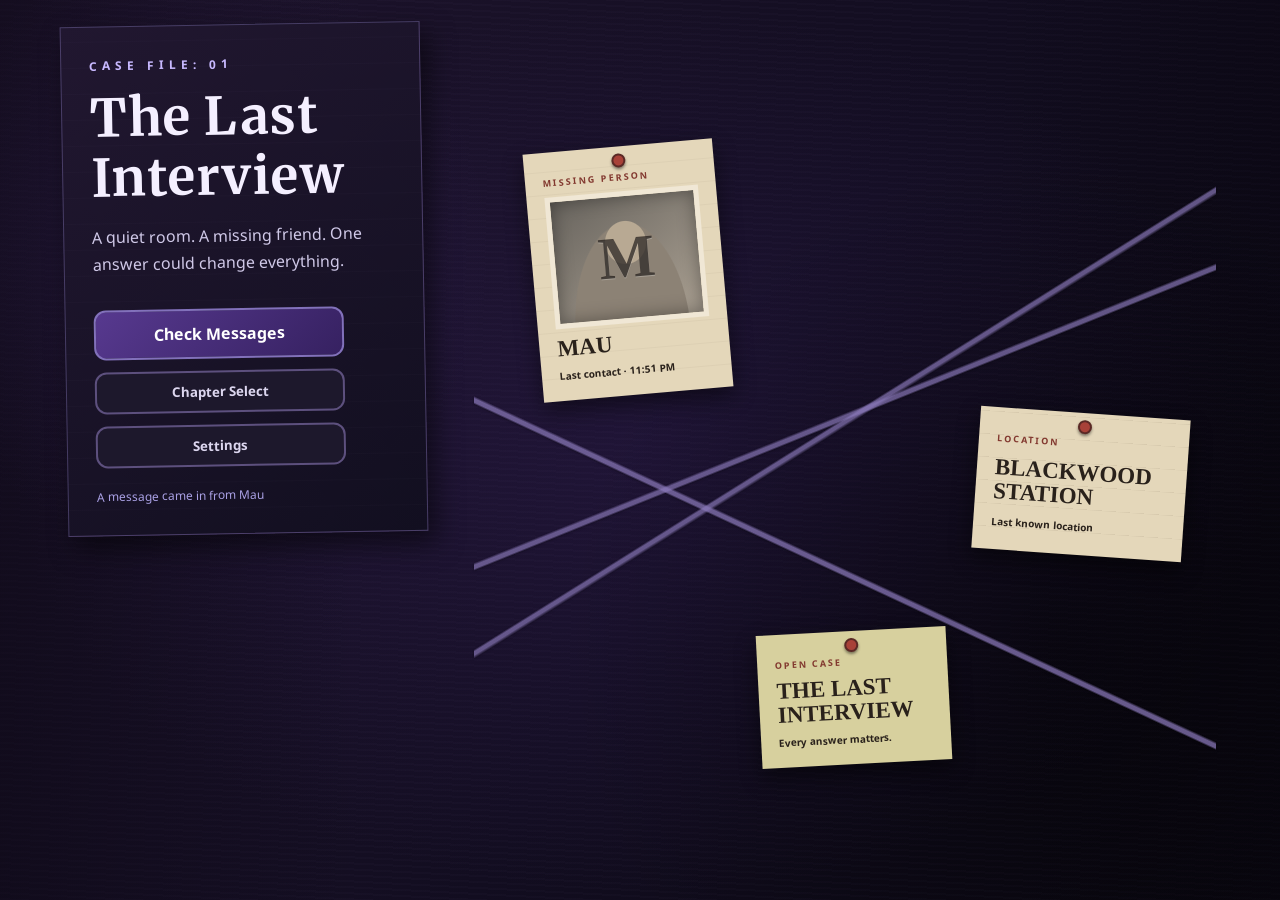
<file: index.html>
<!DOCTYPE html>
<html lang="en">

<head>
  <meta charset="UTF-8">
  <title>Interview: The Missing Friend</title>
  <link rel="stylesheet" href="style.css">
</head>

<body>
  <div class="game-container intro-active">
    <section id="main-menu" class="main-menu" aria-labelledby="game-title">
      <div class="menu-panel">
        <p class="menu-eyebrow">CASE FILE: 01</p>
        <h1 id="game-title">The Last Interview</h1>
        <p class="menu-description">A quiet room. A missing friend. One answer could change everything.</p>
        <button id="start-game" class="menu-start" type="button">Check Messages</button>
        <button id="open-chapter-select" class="menu-settings" type="button">Chapter Select</button>
        <button id="open-settings" class="menu-settings" type="button">Settings</button>
        <p class="menu-hint">A message came in from Mau</p>
      </div>
      <div class="evidence-board" aria-hidden="true">
        <div class="evidence-string"></div>
        <article class="evidence-card evidence-person">
          <span class="evidence-label">MISSING PERSON</span>
          <div class="evidence-photo"><span>M</span></div>
          <strong>MAU</strong>
          <small>Last contact · 11:51 PM</small>
        </article>
        <article class="evidence-card evidence-station">
          <span class="evidence-label">LOCATION</span>
          <strong>BLACKWOOD<br>STATION</strong>
          <small>Last known location</small>
        </article>
        <article class="evidence-card evidence-note">
          <span class="evidence-label">OPEN CASE</span>
          <strong>THE LAST<br>INTERVIEW</strong>
          <small>Every answer matters.</small>
        </article>
      </div>
    </section>
    <section id="chapter-select-menu" class="chapter-select-menu" aria-labelledby="chapter-select-title" hidden>
      <div class="chapter-select-panel">
        <p class="menu-eyebrow">CASE FILE: 01</p>
        <h2 id="chapter-select-title">Select a Chapter</h2>
        <div class="chapter-options">
          <button id="play-chapter-one" class="chapter-option" type="button">
            <span>CHAPTER ONE</span>
            <strong>The Interview</strong>
            <small>Check Mau's messages and begin the investigation.</small>
          </button>
          <button id="play-chapter-two" class="chapter-option" type="button">
            <span>CHAPTER TWO</span>
            <strong>The Night Mau Disappeared</strong>
            <small>Begin in Freya's room on the night Mau went missing.</small>
          </button>
        </div>
        <button id="back-to-main-menu" class="menu-settings" type="button">Back to menu</button>
      </div>
    </section>
    <section id="settings-menu" class="settings-menu" aria-labelledby="settings-title" hidden>
      <div class="settings-panel">
        <p class="menu-eyebrow">PREFERENCES</p>
        <h2 id="settings-title">Settings</h2>
        <label class="volume-setting" for="music-volume">
          <span>Music volume</span>
          <output id="music-volume-value" for="music-volume">16%</output>
          <input id="music-volume" type="range" min="0" max="100" value="16">
        </label>
        <label class="volume-setting" for="effects-volume">
          <span>Sound effects volume</span>
          <output id="effects-volume-value" for="effects-volume">100%</output>
          <input id="effects-volume" type="range" min="0" max="100" value="100">
        </label>
        <label class="volume-setting" for="typing-volume">
          <span>Typewriter volume</span>
          <output id="typing-volume-value" for="typing-volume">100%</output>
          <input id="typing-volume" type="range" min="0" max="100" value="100">
        </label>
        <button id="close-settings" class="menu-settings" type="button">Back to menu</button>
      </div>
    </section>
    <section id="pause-screen" class="pause-screen" aria-labelledby="pause-title" aria-modal="true" role="dialog" hidden>
      <div class="pause-panel">
        <p class="menu-eyebrow">GAME PAUSED</p>
        <h2 id="pause-title">Take a breath.</h2>
        <p>Press Space or select Resume to continue.</p>
        <button id="resume-game" class="menu-start" type="button">Resume</button>
      </div>
    </section>
    <section id="phone-scene" class="phone-scene" aria-label="Messages from Mau" hidden>
      <div class="phone-device">
        <div class="phone-screen">
          <div class="phone-status"><span>11:48</span><span>●●● &nbsp;▰</span></div>
          <header class="phone-header">
            <span class="phone-back" aria-hidden="true">‹</span>
            <div class="phone-contact">
              <span class="phone-avatar" aria-hidden="true">M</span>
              <span><strong>Mau</strong><small>Messages</small></span>
            </div>
            <span class="phone-info" aria-hidden="true">i</span>
          </header>
          <div id="phone-thread" class="phone-thread" aria-live="polite">
            <p class="phone-date">TODAY · 11:48 PM</p>
            <div class="phone-message received" hidden>Freya, are you awake? I need to tell you something.<time>11:48
                PM</time></div>
            <div class="phone-message sent" hidden>Yeah, I'm here. What's wrong?<time>11:48 PM</time></div>
            <div class="phone-message received" hidden>I went back to Blackwood Station. There’s somewhere there I can
              hide.<time>11:49 PM</time></div>
            <div class="phone-message sent" hidden>Why are you at the station? Are you safe?<time>11:49 PM</time></div>
            <div class="phone-message received" hidden>I need to get away from here. I can't take it anymore.<time>11:51
                PM</time></div>
            <div class="phone-message sent" hidden>Stay where you are. I'm coming. Please answer me.<time>11:51
                PM</time></div>
            <div class="phone-typing" hidden aria-label="Mau is typing"><span></span><span></span><span></span></div>
          </div>
          <div class="phone-compose" aria-hidden="true"><span>Message</span><span class="phone-send">↑</span></div>
        </div>
        <div class="phone-home-indicator"></div>
      </div>
      <p class="phone-caption">Freya sends one last message. No reply comes.</p>
      <button id="skip-phone-scene" class="phone-skip" type="button">Skip</button>
      <button id="continue-to-interview" class="phone-continue" type="button" hidden>Continue</button>
    </section>
    <section id="days-later-scene" class="days-later-scene" aria-label="Two days later" hidden>
      <div class="time-card">
        <p>BLACKWOOD POLICE DEPARTMENT</p>
        <h2>Two Days Later</h2>
        <span>THE INTERVIEW BEGINS</span>
      </div>
      <button id="continue-from-time-card" class="time-card-continue" type="button">Continue</button>
    </section>
    <section id="home-disclosure-scene" class="home-disclosure-scene" aria-label="Freya's memory" hidden>
      <p id="home-disclosure-text" class="home-disclosure-text">her father</p>
    </section>
    <iframe id="chapter-two-frame" class="chapter-two-frame" src="chapter2.html" title="Chapter Two" hidden></iframe>
    <audio id="background-music" src="ambiance.mp3" loop preload="auto"></audio>
    <audio id="rain-sound" src="rain.mp3" loop preload="auto"></audio>
    <audio id="lie-sound" src="heart.mp3" preload="auto"></audio>
    <button id="return-to-menu" class="return-to-menu" type="button" hidden>Return to menu</button>
    <button id="music-toggle" class="music-toggle" type="button" aria-pressed="false" hidden>Mute music</button>
    <div id="suspicion-meter" class="suspicion-meter" role="progressbar" aria-label="Officer suspicion"
      aria-valuemin="0" aria-valuemax="3" aria-valuenow="0">
      <span class="suspicion-track"><span id="suspicion-fill" class="suspicion-fill"></span></span>
      <span id="suspicion-count" class="suspicion-count">0 / 3</span>
    </div>
    <img id="character" src="game1.png" alt="Character in the interview">
    <div class="prisoner-silhouette" aria-hidden="true"></div>
    <div class="cell-bars" aria-hidden="true"></div>

    <div class="dialogue-box">
      <div id="speaker-name" class="name-tag">Officer Riley</div>
      <p id="dialogue-text">Hello. I'm Officer Riley. I need to ask you a few questions about your missing friend
        Mau. What was Mau like, and where did you last see her?</p>
    </div>
    <div id="choices" class="choices">
      <button onclick="respond('personality')">Describe Mau's personality</button>
      <button onclick="respond('location')">Tell him where Mau was last seen</button>
    </div>
    <section id="game-over-screen" class="game-over-screen" aria-labelledby="game-over-title" hidden>
      <div class="game-over-panel">
        <h2 id="game-over-title">Game Over</h2>
        <button id="game-over-return-to-menu" type="button">Return to menu</button>
      </div>
    </section>
  </div>

  <script src="script.js"></script>

</body>

</html>
</file>
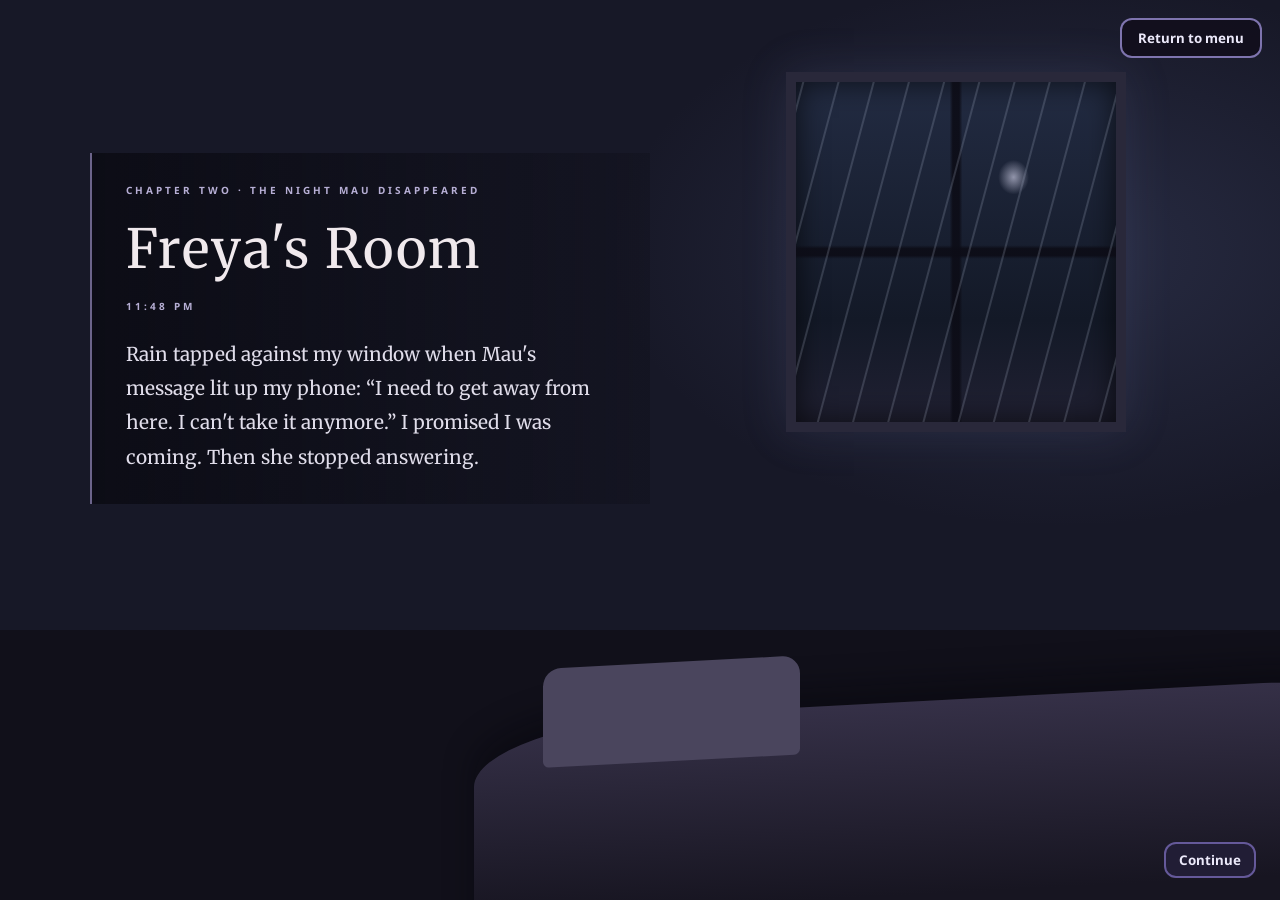
<file: chapter2.html>
<!DOCTYPE html>
<html lang="en">

<head>
    <meta charset="UTF-8">
    <meta name="viewport" content="width=device-width, initial-scale=1">
    <title>Chapter Two: Freya's Room</title>
    <link rel="stylesheet" href="style.css">
    <style>
        .chapter-two-scene,
        .chapter-two-gameplay {
            position: absolute;
            z-index: 14;
            inset: 0;
            overflow: hidden;
            background:
                radial-gradient(ellipse at 83% 28%, rgba(91, 103, 151, 0.25), transparent 30%),
                linear-gradient(180deg, #171827 0 70%, #11101a 70% 100%);
        }

        .chapter-two-scene[hidden],
        .chapter-two-gameplay[hidden] {
            display: none;
        }

        .chapter-two-card {
            position: absolute;
            z-index: 2;
            top: 17%;
            left: 7%;
            width: min(560px, 76vw);
            padding: 30px 34px;
            border-left: 2px solid rgba(155, 143, 196, 0.65);
            background: linear-gradient(90deg, rgba(10, 10, 18, 0.82), rgba(10, 10, 18, 0.25));
            text-align: left;
            animation: time-card-arrive 650ms ease-out both;
        }

        .chapter-two-card p,
        .chapter-two-card span {
            margin: 0;
            color: #b7afd5;
            font-size: 10px;
            font-weight: 700;
            letter-spacing: 3px;
        }

        .chapter-two-card h2 {
            margin: 18px 0 10px;
            color: #f0e9ed;
            font-family: "IM Fell English SC", "Merriweather", Georgia, serif;
            font-size: clamp(34px, 6vw, 54px);
            font-weight: 400;
            letter-spacing: 2px;
        }

        .chapter-two-card .chapter-two-narration {
            max-width: 470px;
            margin-top: 22px;
            color: #e0ddea;
            font-family: "Merriweather", Georgia, serif;
            font-size: clamp(15px, 1.8vw, 19px);
            font-weight: 400;
            letter-spacing: 0;
            line-height: 1.8;
        }

        .bedroom-window {
            position: absolute;
            top: 8%;
            right: 12%;
            width: min(30vw, 340px);
            height: min(42vh, 360px);
            overflow: hidden;
            border: 10px solid #29283a;
            background:
                radial-gradient(ellipse at 68% 28%, rgba(201, 202, 225, 0.68), transparent 5%),
                linear-gradient(180deg, #222b42, #131927 70%, #202032);
            box-shadow: 0 0 44px rgba(109, 124, 174, 0.16), inset 0 0 30px rgba(0, 0, 0, 0.7);
        }

        .bedroom-window::before {
            position: absolute;
            inset: 0;
            content: "";
            background:
                linear-gradient(90deg, transparent 48%, rgba(12, 12, 22, 0.9) 49% 51%, transparent 52%),
                linear-gradient(180deg, transparent 48%, rgba(12, 12, 22, 0.9) 49% 51%, transparent 52%);
        }

        .bedroom-window::after {
            position: absolute;
            inset: -20%;
            content: "";
            background: repeating-linear-gradient(105deg, transparent 0 17px, rgba(199, 210, 233, 0.18) 18px 19px, transparent 20px 34px);
            animation: bedroom-rain 900ms linear infinite;
        }

        .bedroom-bed {
            position: absolute;
            right: -4%;
            bottom: -7%;
            width: 67%;
            height: 29%;
            border-radius: 24% 8% 0 0;
            background: linear-gradient(180deg, #353047, #171521 74%);
            box-shadow: 0 -18px 30px rgba(5, 5, 10, 0.4);
            transform: skewY(-3deg);
        }

        .bedroom-bed::before {
            position: absolute;
            top: -20%;
            left: 8%;
            width: 30%;
            height: 38%;
            border-radius: 18px 18px 6px 6px;
            background: #4a455d;
            content: "";
        }

        .chapter-two-scene > button {
            position: absolute;
            right: 24px;
            bottom: 22px;
        }

        .chapter-two-empty-text {
            min-height: 48px;
            margin: 0 0 12px;
            color: #eeeafa;
        }

        @keyframes bedroom-rain {
            to {
                transform: translate(-12px, 18px);
            }
        }

        @media (max-width: 700px) {
            .bedroom-window {
                top: 8%;
                right: 7%;
                width: 42vw;
                height: 36vh;
                border-width: 7px;
            }

            .chapter-two-card {
                top: 21%;
                left: 5%;
                width: 88%;
                padding: 24px 20px;
            }
        }
    </style>
</head>

<body>
    <main class="game-container">
        <button id="chapter-two-return-to-menu" class="return-to-menu" type="button">Return to menu</button>
        <section class="chapter-two-scene" aria-label="Chapter two: Freya's room">
            <div class="bedroom-window" aria-hidden="true"></div>
            <div class="bedroom-bed" aria-hidden="true"></div>
            <div class="chapter-two-card">
                <p>CHAPTER TWO · THE NIGHT MAU DISAPPEARED</p>
                <h2>Freya's Room</h2>
                <span>11:48 PM</span>
                <p class="chapter-two-narration">Rain tapped against my window when Mau's message lit up my phone: “I
                    need to get away from here. I can't take it anymore.” I promised I was coming. Then she stopped
                    answering.</p>
            </div>
            <button id="continue-to-chapter-two-gameplay" type="button">Continue</button>
        </section>
        <section class="chapter-two-gameplay" aria-label="Empty Chapter Two gameplay" hidden>
            <div class="bedroom-window" aria-hidden="true"></div>
            <div class="bedroom-bed" aria-hidden="true"></div>
            <div class="suspicion-meter" role="progressbar" aria-label="Officer suspicion" aria-valuemin="0"
                aria-valuemax="3" aria-valuenow="0">
                <span class="suspicion-track"><span class="suspicion-fill"></span></span>
                <span class="suspicion-count">0 / 3</span>
            </div>
            <div class="dialogue-box">
                <div class="name-tag" aria-hidden="true"></div>
                <p class="chapter-two-empty-text" aria-live="polite"></p>
                <div class="choices" aria-label="Chapter Two choices"></div>
            </div>
        </section>
    </main>
    <script>
        const roomScene = document.querySelector(".chapter-two-scene");
        const gameplayScene = document.querySelector(".chapter-two-gameplay");

        window.addEventListener("keydown", (event) => {
            if (event.code !== "Space" || event.repeat) return;
            if (["INPUT", "SELECT", "TEXTAREA"].includes(event.target.tagName)) return;

            event.preventDefault();
            const targetOrigin = window.location.origin === "null" ? "*" : window.location.origin;
            window.parent.postMessage({ type: "toggle-pause" }, targetOrigin);
        });

        document.getElementById("continue-to-chapter-two-gameplay").addEventListener("click", () => {
            roomScene.hidden = true;
            gameplayScene.hidden = false;
        });

        document.getElementById("chapter-two-return-to-menu").addEventListener("click", () => {
            if (window.parent === window) {
                window.location.href = "index.html";
                return;
            }

            const targetOrigin = window.location.origin === "null" ? "*" : window.location.origin;
            window.parent.postMessage({ type: "return-to-menu" }, targetOrigin);
        });
    </script>
</body>

</html>
</file>
<file: style.css>
@import url("https://fonts.googleapis.com/css2?family=IM+Fell+English+SC&family=Merriweather:wght@700&family=Noto+Sans:wght@500;700&display=swap");

* {
  box-sizing: border-box;
}

body {
  margin: 0;
  min-height: 100vh;
  overflow: hidden;
  background:
    radial-gradient(circle at 50% 25%, rgba(75, 74, 135, 0.22), transparent 35%),
    linear-gradient(135deg, #06060c, #11101d 55%, #04040a);
  font-family: "Noto Sans", "Segoe UI", sans-serif;
  display: flex;
  justify-content: center;
  align-items: center;
  color: #fff;
}

body::before {
  content: "";
  position: fixed;
  inset: 0;
  pointer-events: none;
  background:
    linear-gradient(115deg, transparent 0 44%, rgba(255, 255, 255, 0.18) 44.2% 44.6%, transparent 44.8%);
  mix-blend-mode: screen;
}

.game-container {
  position: relative;
  width: 100vw;
  height: 100vh;
  overflow: hidden;
  background:
    radial-gradient(ellipse at 50% 35%, rgba(55, 48, 89, 0.72), transparent 48%),
    linear-gradient(180deg, #171423, #080711 78%);
  border: 0;
  border-radius: 0;
  box-shadow:
    0 24px 70px rgba(0, 0, 0, 0.85),
    inset 0 0 90px rgba(0, 0, 0, 0.55);
}

.game-container.intro-active {
  background: #05050a;
  box-shadow: none;
}

.game-container.intro-active::before {
  display: none;
}

.game-container.intro-active #character,
.game-container.intro-active .dialogue-box,
.game-container.intro-active .suspicion-meter {
  visibility: hidden;
}

.game-container.interview-ended #character,
.game-container.interview-ended .dialogue-box,
.game-container.interview-ended .suspicion-meter {
  visibility: hidden;
}

.game-container::before {
  content: "";
  position: absolute;
  inset: 0;
  z-index: 1;
  background:
    radial-gradient(ellipse at 50% 28%, rgba(158, 151, 208, 0.12), transparent 42%),
    linear-gradient(90deg, rgba(0, 0, 0, 0.36), transparent 28% 72%, rgba(0, 0, 0, 0.36));
  pointer-events: none;
}

.game-container::after {
  display: none;
}

.game-container.lie-pulse::after {
  position: absolute;
  z-index: 20;
  inset: 0;
  display: block;
  background: rgba(255, 22, 55, 0.62);
  content: "";
  pointer-events: none;
  animation: lie-screen-pulse 650ms ease-out both;
}

@keyframes lie-screen-pulse {
  0%,
  100% {
    opacity: 0;
  }

  25% {
    opacity: 0.72;
  }

  60% {
    opacity: 0.2;
  }
}

.main-menu {
  position: absolute;
  z-index: 10;
  inset: 0;
  display: flex;
  align-items: flex-start;
  justify-content: flex-start;
  padding: 24px 5vw;
  background:
    radial-gradient(ellipse at 50% 50%, rgba(87, 51, 150, 0.18), transparent 70%),
    repeating-linear-gradient(3deg, rgba(190, 170, 255, 0.018) 0 2px, transparent 2px 6px),
    linear-gradient(120deg, #20152f, #120d20 55%, #09070f);
  overflow: hidden;
}

.main-menu::before {
  position: absolute;
  inset: 0;
  z-index: 0;
  background:
    radial-gradient(circle at 15% 28%, rgba(139, 92, 246, 0.08), transparent 24%),
    radial-gradient(circle at 83% 72%, rgba(0, 0, 0, 0.42), transparent 40%),
    linear-gradient(90deg, rgba(8, 5, 15, 0.48), transparent 28% 78%, rgba(8, 5, 15, 0.34));
  content: "";
  pointer-events: none;
}

.evidence-board {
  position: absolute;
  z-index: 1;
  top: 10%;
  right: 5%;
  width: min(58vw, 760px);
  height: 78%;
  pointer-events: none;
}

.evidence-string {
  position: absolute;
  inset: 0;
  background:
    linear-gradient(25deg, transparent 0 37%, rgba(141, 123, 190, 0.72) 37.2% 37.55%, transparent 37.8%),
    linear-gradient(-22deg, transparent 0 52%, rgba(141, 123, 190, 0.68) 52.2% 52.55%, transparent 52.8%),
    linear-gradient(148deg, transparent 0 48%, rgba(141, 123, 190, 0.68) 48.2% 48.5%, transparent 48.8%);
  filter: drop-shadow(0 1px 1px rgba(0, 0, 0, 0.5));
}

.evidence-card {
  position: absolute;
  display: grid;
  justify-items: start;
  gap: 8px;
  padding: 24px 18px 18px;
  color: #29211b;
  background:
    repeating-linear-gradient(0deg, transparent 0 22px, rgba(88, 72, 53, 0.1) 23px),
    #e4d7ba;
  box-shadow: 0 9px 22px rgba(0, 0, 0, 0.48);
  font-family: "Noto Sans", sans-serif;
}

.evidence-card::before {
  position: absolute;
  top: 7px;
  left: 50%;
  width: 10px;
  height: 10px;
  border: 2px solid #5b2925;
  border-radius: 50%;
  background: #a84138;
  box-shadow: 0 2px 3px rgba(0, 0, 0, 0.45);
  content: "";
  transform: translateX(-50%);
}

.evidence-label {
  color: #82382f;
  font-size: 9px;
  font-weight: 700;
  letter-spacing: 2px;
}

.evidence-card strong {
  font-family: "IM Fell English SC", Georgia, serif;
  font-size: 23px;
  line-height: 1.05;
}

.evidence-card small {
  font-size: 10px;
  font-weight: 700;
}

.evidence-person {
  top: 8%;
  left: 8%;
  width: 190px;
  transform: rotate(-5deg);
}

.evidence-photo {
  display: grid;
  place-items: center;
  width: 100%;
  height: 132px;
  background:
    radial-gradient(ellipse at 50% 38%, #b8a993 0 20px, transparent 21px),
    radial-gradient(ellipse at 50% 112%, #8c8275 0 57px, transparent 58px),
    linear-gradient(145deg, #68645e, #aaa092);
  border: 5px solid #f0e7d5;
  box-shadow: inset 0 0 18px rgba(0, 0, 0, 0.38);
}

.evidence-photo span {
  color: rgba(32, 27, 24, 0.72);
  font: 700 60px "IM Fell English SC", Georgia, serif;
  text-shadow: 0 1px 0 rgba(255, 255, 255, 0.24);
}

.evidence-station {
  top: 46%;
  right: 4%;
  width: 210px;
  min-height: 142px;
  transform: rotate(4deg);
}

.evidence-note {
  right: 36%;
  bottom: 4%;
  width: 190px;
  min-height: 132px;
  background: #d7d09e;
  transform: rotate(-3deg);
}

.main-menu[hidden] {
  display: none;
}

.chapter-select-menu {
  position: absolute;
  z-index: 12;
  inset: 0;
  display: grid;
  place-items: center;
  padding: 24px;
  background: rgba(5, 5, 11, 0.9);
  backdrop-filter: blur(8px);
}

.chapter-select-menu[hidden] {
  display: none;
}

.chapter-select-panel {
  width: min(560px, 90vw);
  padding: 36px;
  border: 1px solid rgba(151, 139, 205, 0.55);
  background: rgba(14, 12, 24, 0.96);
  box-shadow: 0 24px 80px rgba(0, 0, 0, 0.76);
}

.chapter-select-panel h2 {
  margin: 0 0 24px;
  color: #eeedff;
  font-family: "IM Fell English SC", "Merriweather", Georgia, serif;
  font-size: clamp(30px, 5vw, 42px);
  font-weight: 400;
}

.chapter-options {
  display: grid;
  gap: 12px;
}

.chapter-option {
  display: grid;
  gap: 7px;
  width: 100%;
  padding: 16px 18px;
  border: 1px solid rgba(151, 139, 205, 0.45);
  border-radius: 12px;
  background: rgba(35, 29, 52, 0.82);
  text-align: left;
}

.chapter-option span {
  color: #aaa1e5;
  font-size: 10px;
  letter-spacing: 2px;
}

.chapter-option strong {
  color: #f0edff;
  font-family: "Merriweather", Georgia, serif;
  font-size: 16px;
}

.chapter-option small {
  color: #bcb7d2;
  font-size: 12px;
  font-weight: 500;
}

.chapter-option:hover,
.chapter-option:focus-visible {
  border-color: #a99be7;
  background: rgba(67, 55, 96, 0.94);
  transform: translateX(4px);
}

.chapter-two-frame {
  position: absolute;
  z-index: 16;
  inset: 0;
  width: 100%;
  height: 100%;
  border: 0;
  background: #11101a;
}

.chapter-two-frame[hidden] {
  display: none;
}

.return-to-menu {
  position: absolute;
  z-index: 21;
  top: 18px;
  right: 18px;
  padding: 9px 16px;
  border-color: rgba(169, 155, 231, 0.72);
  border-radius: 12px;
  background: rgba(18, 15, 29, 0.92);
}

.return-to-menu[hidden] {
  display: none;
}

.game-over-screen {
  position: absolute;
  z-index: 24;
  inset: 0;
  display: grid;
  place-items: center;
  padding: 24px;
  background: rgba(5, 5, 11, 0.9);
  backdrop-filter: blur(8px);
}

.game-over-screen[hidden] {
  display: none;
}

.game-over-panel {
  display: grid;
  justify-items: center;
  gap: 20px;
  width: min(440px, 90vw);
  padding: 38px 28px;
}

.game-over-panel h2 {
  margin: 0;
  color: #eeedff;
  font-family: "IM Fell English SC", "Merriweather", Georgia, serif;
  font-size: clamp(36px, 7vw, 52px);
  font-weight: 400;
  letter-spacing: 2px;
}

.game-over-panel button {
  min-width: 180px;
  border-radius: 12px;
}

.settings-menu {
  position: absolute;
  z-index: 13;
  inset: 0;
  display: grid;
  place-items: center;
  padding: 24px;
  background: rgba(5, 5, 11, 0.88);
  backdrop-filter: blur(8px);
}

.settings-menu[hidden] {
  display: none;
}

.pause-screen {
  position: absolute;
  z-index: 30;
  inset: 0;
  display: grid;
  place-items: center;
  padding: 24px;
  background: rgba(5, 5, 11, 0.88);
  backdrop-filter: blur(8px);
}

.pause-screen[hidden] {
  display: none;
}

.pause-panel {
  display: grid;
  justify-items: center;
  gap: 18px;
  width: min(460px, 90vw);
  padding: 38px 28px;
  border: 0;
  background: transparent;
  box-shadow: none;
  text-align: center;
}

.pause-panel h2,
.pause-panel p {
  margin: 0;
}

.pause-panel h2 {
  color: #eeedff;
  font-family: "IM Fell English SC", "Merriweather", Georgia, serif;
  font-size: clamp(32px, 6vw, 46px);
  font-weight: 400;
}

.pause-panel > p:not(.menu-eyebrow) {
  color: #c0bdd4;
}

.game-container.paused * {
  animation-play-state: paused !important;
}

.settings-panel {
  width: min(460px, 88vw);
  padding: 36px;
  border: 1px solid rgba(151, 139, 205, 0.55);
  background: rgba(14, 12, 24, 0.96);
  box-shadow: 0 24px 80px rgba(0, 0, 0, 0.76);
}

.settings-panel h2 {
  margin: 0 0 28px;
  color: #eeedff;
  font-family: "IM Fell English SC", "Merriweather", Georgia, serif;
  font-size: clamp(30px, 5vw, 42px);
  font-weight: 400;
}

.volume-setting {
  display: grid;
  grid-template-columns: 1fr auto;
  align-items: center;
  gap: 12px;
  margin: 22px 0;
  color: #d7d2e8;
  font-size: 14px;
}

.volume-setting output {
  color: #aaa1e5;
  font-variant-numeric: tabular-nums;
}

.volume-setting input {
  grid-column: 1 / -1;
  width: 100%;
  accent-color: #9a7fc6;
  cursor: pointer;
}

.menu-settings {
  min-width: 190px;
  margin-top: 10px;
  padding: 10px 20px;
  border-radius: 12px;
  background: rgba(47, 40, 70, 0.9);
  border-color: #76699d;
}

.phone-scene {
  position: absolute;
  z-index: 11;
  inset: 0;
  display: flex;
  flex-direction: column;
  align-items: center;
  justify-content: center;
  gap: 18px;
  overflow: hidden;
  background:
    radial-gradient(ellipse at 50% 42%, rgba(84, 76, 130, 0.3), transparent 38%),
    linear-gradient(135deg, rgba(5, 5, 11, 0.98), rgba(15, 13, 24, 0.98));
}

.phone-scene[hidden] {
  display: none;
}

.phone-device {
  position: relative;
  width: min(360px, 84vw);
  height: min(650px, 76vh);
  min-height: 430px;
  padding: 10px;
  border: 2px solid #474451;
  border-radius: 42px;
  background: linear-gradient(145deg, #292733, #09090d 42%);
  box-shadow:
    0 28px 80px rgba(0, 0, 0, 0.78),
    0 0 34px rgba(111, 95, 183, 0.2),
    inset 0 0 0 2px #09090d;
}

.phone-screen {
  height: 100%;
  display: flex;
  flex-direction: column;
  overflow: hidden;
  border-radius: 32px;
  background: #e9e7ef;
  color: #24232b;
  font-family: "Noto Sans", "Segoe UI", sans-serif;
}

.phone-status {
  display: flex;
  justify-content: space-between;
  padding: 13px 22px 8px;
  background: #f4f2f7;
  font-size: 11px;
  font-weight: 700;
}

.phone-header {
  display: flex;
  align-items: center;
  gap: 14px;
  padding: 9px 17px 12px;
  border-bottom: 1px solid rgba(42, 39, 50, 0.12);
  background: rgba(248, 247, 250, 0.96);
}

.phone-back {
  color: #6555a3;
  font-size: 34px;
  line-height: 1;
}

.phone-contact {
  flex: 1;
  display: flex;
  align-items: center;
  justify-content: center;
  gap: 9px;
  margin-right: 22px;
}

.phone-contact strong,
.phone-contact small {
  display: block;
  text-align: center;
}

.phone-contact strong {
  font-size: 13px;
}

.phone-contact small {
  margin-top: 2px;
  color: #77737f;
  font-size: 10px;
}

.phone-avatar {
  width: 30px;
  height: 30px;
  display: grid;
  place-items: center;
  border-radius: 50%;
  background: linear-gradient(145deg, #9385c7, #514777);
  color: #fff;
  font-family: "Merriweather", Georgia, serif;
  font-weight: 700;
}

.phone-info {
  width: 19px;
  height: 19px;
  border: 1px solid #7668aa;
  border-radius: 50%;
  color: #7668aa;
  font-size: 12px;
  font-weight: 700;
  text-align: center;
  line-height: 17px;
}

.phone-thread {
  flex: 1;
  display: flex;
  flex-direction: column;
  align-items: flex-start;
  gap: 12px;
  overflow-y: auto;
  padding: 18px 14px 12px;
  background:
    radial-gradient(ellipse at 50% 100%, rgba(120, 110, 160, 0.08), transparent 50%),
    #f0eff4;
  scrollbar-width: thin;
}

.phone-date {
  align-self: center;
  margin: 0 0 5px;
  color: #86828c;
  font-size: 9px;
  font-weight: 700;
  letter-spacing: 0.6px;
}

.phone-message {
  max-width: 88%;
  padding: 10px 12px 7px;
  border: 1px solid rgba(56, 52, 66, 0.08);
  border-radius: 17px 17px 17px 5px;
  background: #dcd9e5;
  color: #26242d;
  font-size: 12px;
  line-height: 1.45;
  box-shadow: 0 2px 4px rgba(28, 25, 37, 0.08);
}

.phone-message[hidden],
.phone-typing[hidden] {
  display: none;
}

.phone-message.message-arrive {
  animation: message-arrive 260ms ease-out both;
}

.phone-message time {
  display: block;
  margin-top: 5px;
  color: #77727f;
  font-size: 9px;
  text-align: right;
}

.phone-message.sent {
  align-self: flex-end;
  border-color: rgba(99, 82, 158, 0.2);
  border-radius: 17px 17px 5px 17px;
  background: #6555a3;
  color: #fff;
}

.phone-message.sent time {
  color: rgba(255, 255, 255, 0.72);
}

.phone-typing {
  display: flex;
  align-items: center;
  gap: 4px;
  min-width: 46px;
  padding: 11px 13px;
  border-radius: 16px 16px 16px 5px;
  background: #dcd9e5;
}

.phone-typing span {
  width: 5px;
  height: 5px;
  border-radius: 50%;
  background: #77727f;
  animation: typing-pulse 800ms ease-in-out infinite alternate;
}

.phone-typing span:nth-child(2) {
  animation-delay: 150ms;
}

.phone-typing span:nth-child(3) {
  animation-delay: 300ms;
}

.phone-compose {
  display: flex;
  align-items: center;
  justify-content: space-between;
  margin: 0 12px 12px;
  padding: 9px 12px;
  border: 1px solid #d5d2dc;
  border-radius: 18px;
  background: #f8f7fa;
  color: #a19da7;
  font-size: 11px;
}

.phone-send {
  width: 20px;
  height: 20px;
  border-radius: 50%;
  background: #7969b5;
  color: #fff;
  font-size: 15px;
  font-weight: 700;
  line-height: 20px;
  text-align: center;
}

.phone-home-indicator {
  position: absolute;
  bottom: 5px;
  left: 50%;
  width: 82px;
  height: 3px;
  border-radius: 4px;
  background: #77747e;
  transform: translateX(-50%);
}

.phone-caption {
  margin: 0;
  color: #d7d3e6;
  font-family: "Merriweather", Georgia, serif;
  font-size: clamp(13px, 2vw, 16px);
  text-align: center;
  text-shadow: 0 2px 7px #000;
}

.phone-skip,
.phone-continue {
  position: absolute;
  bottom: 22px;
  z-index: 2;
  min-width: 92px;
}

.phone-skip {
  left: 24px;
}

.phone-continue {
  right: 24px;
}

.phone-continue {
  background: #493b7b;
  border-color: #897bd0;
}

.phone-continue[hidden] {
  display: none;
}

@keyframes message-arrive {
  from {
    transform: translateY(8px);
    opacity: 0;
  }

  to {
    transform: translateY(0);
    opacity: 1;
  }
}

@keyframes typing-pulse {
  to {
    opacity: 0.35;
    transform: translateY(-2px);
  }
}

.days-later-scene {
  position: absolute;
  z-index: 11;
  inset: 0;
  display: grid;
  place-items: center;
  overflow: hidden;
  background:
    radial-gradient(ellipse at 50% 50%, rgba(86, 74, 139, 0.24), transparent 45%),
    #07070d;
}

.days-later-scene[hidden] {
  display: none;
}

.time-card {
  width: min(620px, 86vw);
  padding: 48px 24px;
  border-top: 1px solid rgba(154, 143, 207, 0.42);
  border-bottom: 1px solid rgba(154, 143, 207, 0.42);
  text-align: center;
  animation: time-card-arrive 650ms ease-out both;
}

.time-card p,
.time-card span {
  margin: 0;
  color: #a7a0c8;
  font-size: 10px;
  font-weight: 700;
  letter-spacing: 4px;
}

.time-card h2 {
  margin: 20px 0;
  color: #f0edf9;
  font-family: "IM Fell English SC", "Merriweather", Georgia, serif;
  font-size: clamp(36px, 8vw, 64px);
  font-weight: 400;
  letter-spacing: 2px;
  text-shadow: 0 0 30px rgba(151, 135, 216, 0.35);
}

.time-card-continue {
  position: absolute;
  right: 24px;
  bottom: 22px;
}

.home-disclosure-scene {
  position: absolute;
  z-index: 14;
  inset: 0;
  display: grid;
  place-items: center;
  padding: 24px;
  background: #000;
  cursor: pointer;
}

.home-disclosure-scene[hidden] {
  display: none;
}

.home-disclosure-text {
  margin: 0;
  color: #e8e5ee;
  font-family: "Merriweather", Georgia, serif;
  font-size: clamp(24px, 5vw, 42px);
  line-height: 1.5;
  text-align: center;
}

.home-disclosure-text.fade-away {
  animation: father-words-fade 650ms ease-in forwards;
}

.glitch-word {
  padding: 0 2px;
  border: 0;
  background: transparent !important;
  color: #ff3151 !important;
  font: inherit;
  font-weight: 700;
  text-shadow: -2px 0 #ff3151, 2px 0 #5ce5ff;
  animation: assault-word-glitch 220ms steps(2, end) infinite;
  cursor: pointer;
}

.glitch-word:hover,
.glitch-word:focus-visible {
  background: transparent !important;
  color: #ff3151 !important;
  outline: 1px solid rgba(255, 49, 81, 0.8);
}

@keyframes father-words-fade {
  to {
    opacity: 0;
    filter: blur(5px);
  }
}

@keyframes assault-word-glitch {

  0%,
  100% {
    transform: translate(0);
    clip-path: inset(0);
  }

  25% {
    transform: translate(-2px, 1px) skewX(-5deg);
    clip-path: inset(18% 0 35% 0);
  }

  75% {
    transform: translate(2px, -1px) skewX(4deg);
    clip-path: inset(45% 0 8% 0);
  }
}

@keyframes time-card-arrive {
  from {
    transform: translateY(10px);
    opacity: 0;
  }

  to {
    transform: translateY(0);
    opacity: 1;
  }
}

.music-toggle {
  position: absolute;
  z-index: 12;
  top: 20px;
  right: 22px;
  border-radius: 12px;
  background: rgba(25, 21, 43, 0.94);
  border-color: #65599a;
  font-size: 13px;
}

.music-toggle[hidden] {
  display: none;
}

.menu-panel {
  position: relative;
  z-index: 2;
  display: flex;
  flex-direction: column;
  align-items: flex-start;
  width: min(360px, 90vw);
  padding: 30px 28px;
  border: 1px solid rgba(150, 132, 205, 0.38);
  background:
    repeating-linear-gradient(0deg, transparent 0 25px, rgba(190, 174, 255, 0.035) 26px),
    linear-gradient(145deg, #211730, #120f20);
  box-shadow: 8px 12px 26px rgba(0, 0, 0, 0.5);
  text-align: left;
  transform: rotate(-1deg);
}

.menu-eyebrow {
  margin: 0 0 14px;
  color: #c8b9ff;
  font-size: 12px;
  font-weight: 700;
  letter-spacing: 5px;
}

.menu-panel h1 {
  margin: 0;
  color: #f4efff;
  font-family: "IM Fell English SC", "Merriweather", Georgia, serif;
  font-size: clamp(30px, 6vw, 52px);
  letter-spacing: 1.5px;
  line-height: 1.15;
}

.menu-description {
  max-width: 430px;
  margin: 16px 0 20px;
  color: #d0c9e8;
  line-height: 1.7;
}

.menu-panel .menu-start,
.menu-panel .menu-settings {
  width: min(250px, 100%);
  margin: 12px 0 0;
}

.menu-panel .menu-settings {
  background: #1d182c;
  border-color: #5d507e;
  color: #dcd6ef;
}

.menu-start {
  min-width: 190px;
  padding: 12px 24px;
  border-radius: 12px;
  background: linear-gradient(135deg, #57398f, #362161);
  border-color: #8271bb;
  color: #fff;
  font-size: 16px;
}

.menu-hint {
  margin: 20px 0 0;
  color: #aaa1e5;
  font-size: 12px;
}

#character {
  position: absolute;
  z-index: 3;
  left: 50%;
  bottom: calc(-70px - var(--character-drop, 0px));
  height: 112%;
  max-height: 940px;
  object-fit: contain;
  transform: translateX(-50%) scale(var(--character-scale, 1));
  transition: transform 400ms ease, bottom 400ms ease;
  filter:
    brightness(0.56) saturate(0.72) contrast(1.02) drop-shadow(0 16px 24px rgba(12, 9, 24, 0.7));
}

.prisoner-silhouette,
.cell-bars {
  display: none;
}

.prisoner-silhouette {
  position: absolute;
  z-index: 3;
  top: 13%;
  left: 50%;
  width: min(42vw, 360px);
  height: 58%;
  transform: translateX(-50%);
  background:
    radial-gradient(ellipse at 50% 22%, #090810 0 45px, transparent 46px),
    radial-gradient(ellipse at 50% 79%, #0b0913 0 125px, transparent 126px);
  filter: drop-shadow(0 0 24px rgba(0, 0, 0, 0.8));
}

.prisoner-silhouette::before {
  content: "";
  position: absolute;
  top: 6%;
  left: 31%;
  width: 38%;
  height: 37%;
  border-radius: 48% 48% 42% 42%;
  background: #080710;
  box-shadow: 22px 24px 0 -12px #080710;
}

.cell-bars {
  position: absolute;
  z-index: 4;
  inset: 0;
  background:
    repeating-linear-gradient(90deg, transparent 0 10.8%, rgba(138, 134, 174, 0.8) 11% 11.5%, transparent 11.7% 22.2%),
    linear-gradient(180deg, transparent 65%, rgba(128, 122, 161, 0.62) 65.3% 66%, transparent 66.3%);
  box-shadow: inset 0 0 45px rgba(0, 0, 0, 0.7);
  pointer-events: none;
}

.game-container.prison-ending {
  background:
    radial-gradient(ellipse at 50% 35%, rgba(103, 91, 147, 0.2), transparent 40%),
    linear-gradient(180deg, #171622 0 68%, #272335 68% 72%, #101019 72%);
}

.game-container.prison-ending::before {
  background:
    linear-gradient(90deg, rgba(0, 0, 0, 0.34), transparent 25% 75%, rgba(0, 0, 0, 0.34)),
    radial-gradient(ellipse at 50% 100%, transparent 0 40%, rgba(0, 0, 0, 0.55) 100%);
}

.game-container.prison-ending::after,
.game-container.prison-ending #character {
  display: none;
}

.game-container.prison-ending .prisoner-silhouette,
.game-container.prison-ending .cell-bars {
  display: block;
}

.game-container.prison-ending .dialogue-box {
  filter: drop-shadow(0 12px 24px rgba(0, 0, 0, 0.55));
}

.game-container.prison-ending .name-tag {
  background: transparent;
}

.dialogue-box {
  position: absolute;
  z-index: 5;
  bottom: 18px;
  left: 3%;
  width: 94%;
  min-height: 178px;
  padding: 36px 28px 20px;
  background:
    linear-gradient(135deg,
      rgba(49, 42, 68, 0.98) 0,
      rgba(20, 17, 31, 0.98) 82%,
      rgba(20, 17, 31, 0) 100%);
  border: 2px solid rgba(177, 163, 219, 0.82);
  border-radius: 14px 14px 22px 14px;
  box-shadow:
    0 14px 40px rgba(0, 0, 0, 0.72),
    inset 0 1px 0 rgba(255, 255, 255, 0.08),
    inset 0 0 28px rgba(139, 121, 190, 0.12);
}

.dialogue-box.player-speaking {
  border-color: rgba(220, 135, 178, 0.82);
  background:
    linear-gradient(135deg,
      rgba(120, 52, 91, 0.98) 0,
      rgba(52, 24, 44, 0.98) 82%,
      rgba(52, 24, 44, 0) 100%);
  box-shadow:
    0 14px 40px rgba(0, 0, 0, 0.72),
    inset 0 1px 0 rgba(255, 255, 255, 0.08),
    inset 0 0 28px rgba(220, 135, 178, 0.16);
}

.dialogue-box.player-speaking .name-tag {
  background: transparent;
}

.suspicion-meter {
  position: absolute;
  z-index: 6;
  top: 22px;
  left: 22px;
  display: flex;
  flex-direction: column;
  align-items: center;
  gap: 6px;
  padding: 10px 12px;
  border: 0;
  border-radius: 12px;
  background: rgba(12, 10, 21, 0.88);
  color: #bcb7d2;
  font: 700 10px "Noto Sans", sans-serif;
  letter-spacing: 1.4px;
  box-shadow: 0 5px 18px rgba(0, 0, 0, 0.5);
}

.suspicion-track {
  display: block;
  flex: 0 0 56px;
  width: 56px;
  height: 50px;
  overflow: hidden;
  background: #3a1a28;
  clip-path: polygon(50% 95%, 15% 65%, 5% 52%, 0 38%, 0 25%, 7% 12%, 20% 5%,
      32% 5%, 43% 13%, 50% 23%, 57% 13%, 68% 5%, 80% 5%, 93% 12%,
      100% 25%, 100% 38%, 95% 52%, 85% 65%);
  filter: drop-shadow(0 0 4px rgba(189, 87, 123, 0.35));
}

.suspicion-fill {
  display: block;
  width: 0;
  height: 100%;
  background: linear-gradient(90deg, #7164b7, #bd577b);
  transition: width 350ms ease, background 350ms ease;
}

.suspicion-meter.is-high .suspicion-fill {
  background: linear-gradient(90deg, #d55465, #ff344d);
}

.suspicion-meter.is-high .suspicion-track {
  background: #521b2d;
  filter: drop-shadow(0 0 5px rgba(255, 52, 77, 0.55));
}

.suspicion-count {
  min-width: 24px;
  color: #e6e1f4;
  letter-spacing: 0;
}

.name-tag {
  position: absolute;
  z-index: 10;
  top: -68px;
  left: 28px;
  min-width: 170px;
  background: transparent;
  color: #f0edff;
  padding: 8px 18px 7px;
  border: 0;
  border-radius: 0;
  font-family: "Merriweather", serif;
  font-size: 36px;
  text-align: center;
  text-shadow: 0 3px 8px #000, 0 1px 2px #000;
  box-shadow: none;
  transform: rotate(-3deg);
}

#dialogue-text {
  min-height: 48px;
  margin: 0 0 12px;
  color: #eeeafa;
  font-family: "Merriweather", serif;
  font-size: clamp(16px, 2vw, 20px);
  line-height: 1.55;
  text-shadow: none;
}

.choices {
  display: flex;
  flex-direction: column;
  gap: 14px;
}

.game-container > #choices {
  position: absolute;
  z-index: 7;
  top: 15%;
  right: 3%;
  bottom: 220px;
  display: flex;
  flex-direction: column;
  justify-content: center;
  align-items: stretch;
  width: min(320px, 30vw);
  overflow-y: auto;
  padding: 8px;
}

.game-container > #choices:empty {
  display: none;
}

.choices-panel {
  padding: 8px;
  border-radius: 14px;
  background: rgba(7, 6, 14, 0.72);
  backdrop-filter: blur(4px);
}

.choices button {
  width: 100%;
  padding: 12px 10px;
  border: 0;
  border-radius: 12px;
  background: transparent;
  color: #e7dce5;
  font-size: clamp(16px, 1.5vw, 19px);
  font-weight: 500;
  line-height: 1.45;
  text-align: left;
  box-shadow: none;
  opacity: 0.75;
}

.choices button:hover,
.choices button:focus-visible {
  border: 0;
  background: transparent;
  color: #c8b9ff;
  font-weight: 700;
  transform: translateX(4px) scale(1.05);
  transform-origin: right center;
  box-shadow: none;
  opacity: 1;
}

.choices button:focus-visible {
  text-decoration: underline;
  text-underline-offset: 4px;
}

button {
  background: #211d35;
  border: 2px solid #65599a;
  color: #ece9fa;
  padding: 7px 13px;
  border-radius: 12px;
  cursor: pointer;
  font-family: "Noto Sans", sans-serif;
  font-weight: 700;
  transition: 150ms ease;
}

button:hover,
button:focus-visible {
  background: #53458b;
  color: #fff;
  border-color: #a99be7;
  transform: translateY(-2px) rotate(-1deg);
  outline: none;
  box-shadow: 0 5px 12px rgba(93, 73, 163, 0.35);
}

button[data-lie="true"]:hover,
button[data-lie="true"]:focus-visible {
  background: linear-gradient(
    90deg,
    rgba(198, 40, 69, 0.42) 0%,
    rgba(198, 40, 69, 0) 100%
  );
  border-color: #ff7189;
  color: #fff;
  text-shadow: 0 0 6px rgba(255, 54, 105, 0.6), 0 0 14px rgba(255, 30, 86, 0.35);
  box-shadow: none;
}

.lie-label {
  display: none;
  margin-left: 8px;
  color: #ff9aaf;
  font-size: 0.75em;
  letter-spacing: 1px;
}

.truth-label {
  display: none;
  margin-left: 8px;
  color: #8de5a8;
  font-size: 0.75em;
  letter-spacing: 1px;
}

button[data-lie="true"]:hover .lie-label,
button[data-lie="true"]:focus-visible .lie-label {
  display: inline;
}

button[data-non-lie="true"]:hover .truth-label,
button[data-non-lie="true"]:focus-visible .truth-label {
  display: inline;
}

button[data-secret-reveal="true"]:hover,
button[data-secret-reveal="true"]:focus-visible {
  background: #21172d;
  border-color: #b24b71;
  color: #fff;
  text-shadow: -2px 0 #ff375f, 2px 0 #55dfff;
  animation: secret-choice-glitch 260ms steps(2, end) infinite;
}

button[data-non-lie="true"]:hover,
button[data-non-lie="true"]:focus-visible {
  background: linear-gradient(
    90deg,
    rgba(55, 158, 91, 0.42) 0%,
    rgba(55, 158, 91, 0) 100%
  );
  border-color: #80e6a4;
  color: #f2fff5;
  text-shadow: 0 0 6px rgba(80, 255, 140, 0.6), 0 0 14px rgba(46, 216, 111, 0.35);
  box-shadow: none;
  animation: none;
}

@keyframes secret-choice-glitch {

  0%,
  100% {
    transform: translateX(0);
  }

  25% {
    transform: translate(-2px, 1px) skewX(-1deg);
    clip-path: inset(0 0 25% 0);
  }

  75% {
    transform: translate(2px, -1px) skewX(1deg);
    clip-path: inset(25% 0 0 0);
  }
}

@media (max-width: 700px) {
  .game-container {
    width: 100vw;
    height: 100vh;
    border-radius: 0;
  }

  #character {
    height: 100%;
  }

  .phone-device {
    width: min(340px, 86vw);
    height: min(620px, 70vh);
    min-height: 380px;
  }

  .phone-skip {
    left: 12px;
    bottom: 12px;
  }

  .phone-continue {
    right: 12px;
    bottom: 12px;
  }

  .dialogue-box {
    bottom: 8px;
    min-height: 220px;
  }

  .suspicion-meter {
    top: 10px;
    left: 10px;
    gap: 5px;
    padding: 7px 8px;
  }

  .suspicion-track {
    flex-basis: 48px;
    width: 48px;
    height: 43px;
  }

  .main-menu {
    padding: 18px;
  }

  .menu-panel {
    width: min(360px, 100%);
    padding: 22px;
  }

  .evidence-board {
    opacity: 0.6;
  }

  .chapter-select-panel {
    padding: 28px 20px;
  }

  .game-container > #choices {
    top: 12%;
    right: 2%;
    bottom: 238px;
    width: min(240px, 46vw);
    max-height: none;
  }

}

@media (max-height: 520px) {
  .phone-scene {
    gap: 8px;
    padding-bottom: 48px;
  }

  .phone-device {
    width: min(290px, 72vw);
    height: 66vh;
    min-height: 0;
  }

  .phone-caption {
    font-size: 12px;
  }
}
</file>
